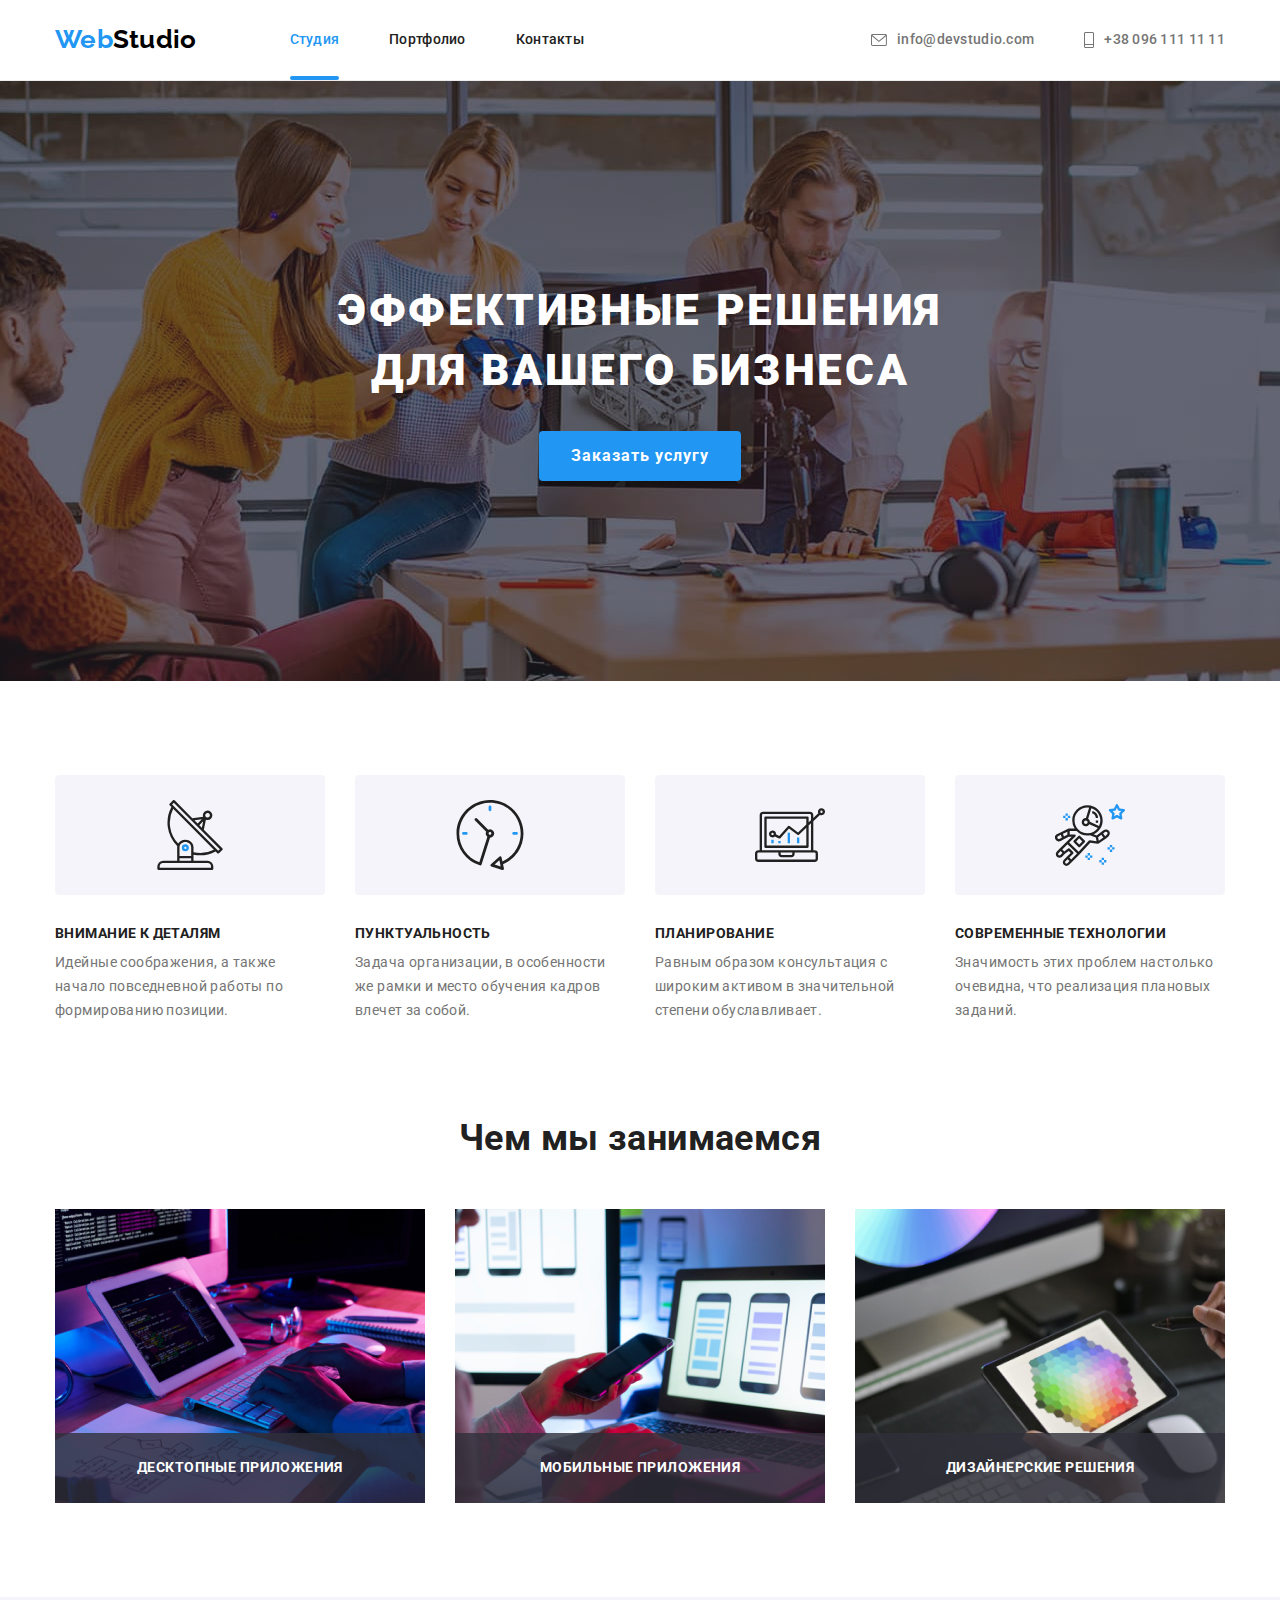
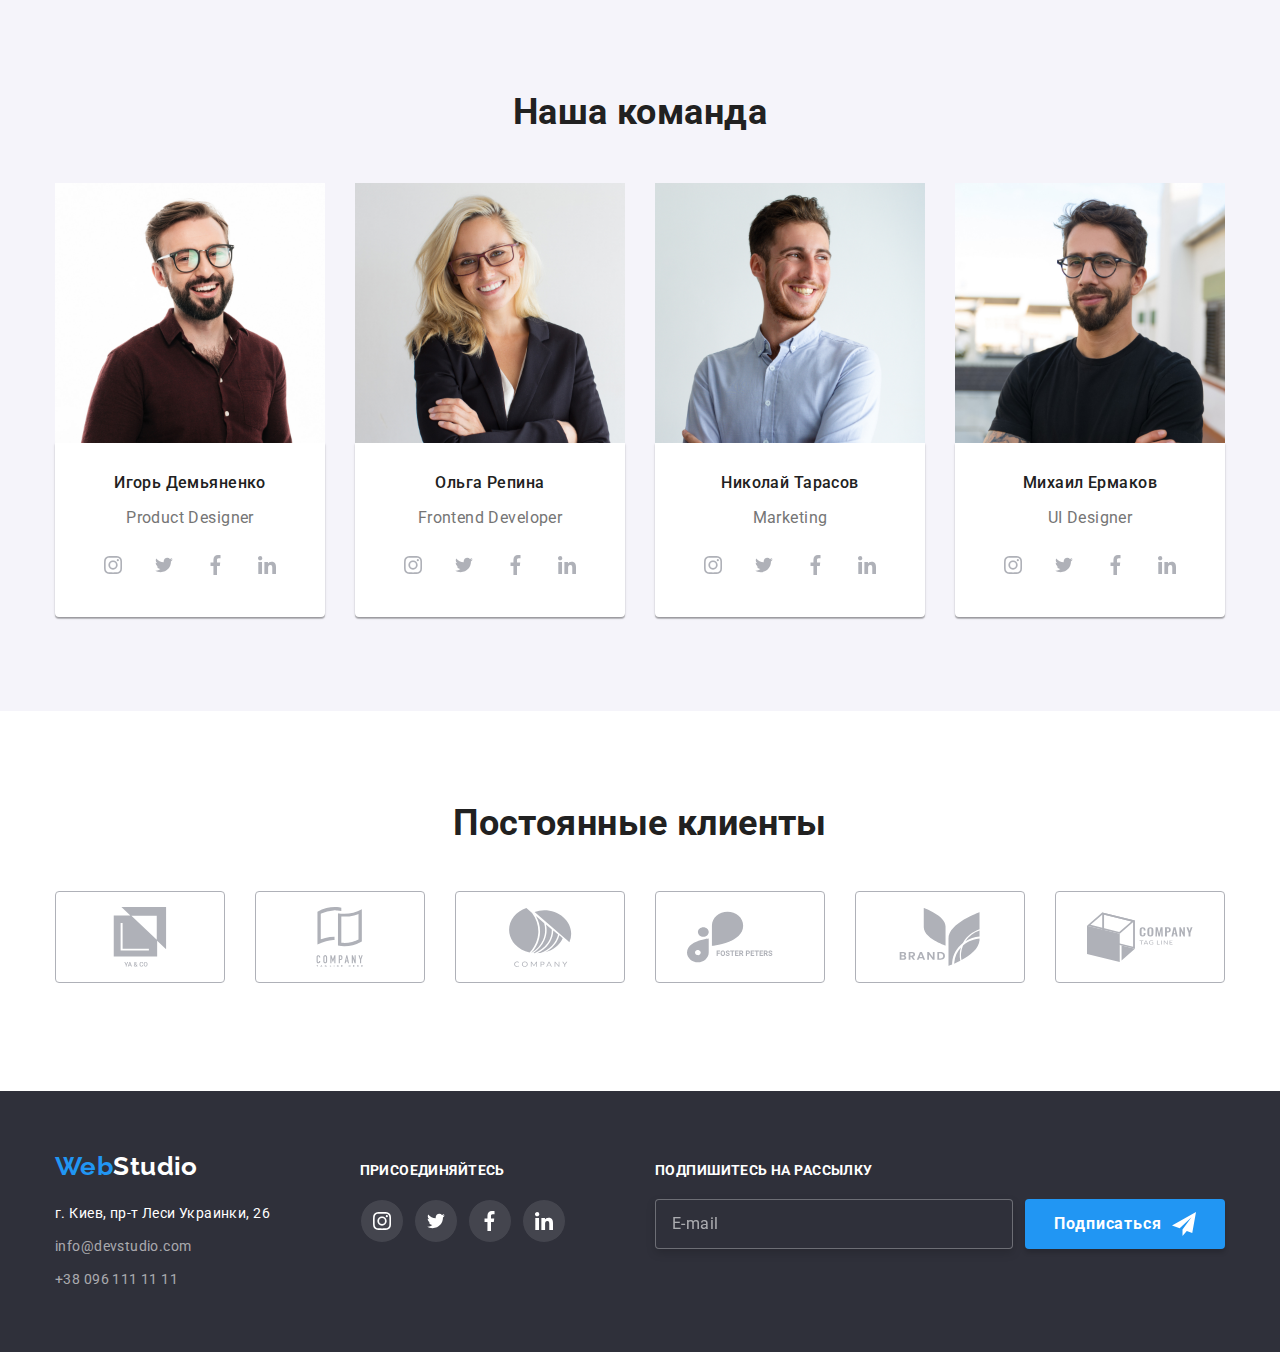
<file: index.html>
<!DOCTYPE html>
<html lang="ru">

<head>
    <meta charset="UTF-8">
    <meta http-equiv="X-UA-Compatible" content="IE=edge">
    <meta name="viewport" content="width=device-width, initial-scale=1.0">
    <title>Студия</title>
    <link href="https://fonts.googleapis.com/css2?family=Raleway:wght@700&family=Roboto:wght@400;500;700;900&display=swap"
        rel="stylesheet">
    <link rel="stylesheet" href="./css/modern-normalize.css" />
    <link rel="stylesheet" href="./css/styles.css" />
   
</head>

<body>
   <!-- Шапка сайта -->
    <header class="header">
        <div class="container header-nav-list">
            <nav class="site-nav">
               <a href="./index.html" class="logo">Web<span class="accent-header-logo">Studio</span></a>
                    <ul class="list-force">
                       <li class="item"><a class="link current" href="./index.html" >Студия</a></li>
                       <li class="item"><a class="link" href="./portfolio.html">Портфолио</a></li>
                       <li class="item"><a class="link" href="#">Контакты</a></li>
                    </ul>
            </nav>
            <address class="header-address">
                <ul class="list-force">
                    <li class="item">
                        <a href="mailto:info@devstudio.com" class="mail-header">
                            <svg class="icon-mail" width="16px" height="12px" aria-hidden="true">
                                <use href="./images/icons.svg#icon-mail"></use>
                            </svg>info@devstudio.com</a>
                        </li>
                        <li class="item"><a href="tel:+380961111111" class="tel">
                                <svg class="icon-phone" width="10px" height="16px" aria-hidden="true">
                                    <use href="./images/icons.svg#icon-phone"></use>
                                </svg>+38 096 111 11 11</a></li>
                </ul>
            </address>
        </div>
    </header>
    <main>
        <!-- section1 -->
        <section class="section1 section">
            <div class="container">
                <h1 class="h1">Эффективные решения <br> для вашего бизнеса</h1>
                <button class="button1" type="button" data-modal-open>Заказать услугу</button>
                      
            </div>
        </section>
        <!-- section2 -->
        <section class="section2 section">
            <div class="container">
                <!-- Преимущества -->
                <h2 class="visually-hidden">Наши преимущества</h2>
                <ul class="list-adv">
                    <li class="item">
                        <div class="thumb">
                            <svg class="icon" width="70px" height="70px" aria-hidden="true">
                                <use href="./images/icons.svg#icon-antenna"></use>
                            </svg>
                        </div>
                        <h3 class="advantage">Внимание к деталям</h3>
                        <p class="description">Идейные соображения, а также начало повседневной работы по формированию позиции.</p>
                    </li>
                    <li class="item">
                        <div class="thumb">
                            <svg class="icon" width="70px" height="70px" aria-hidden="true">
                                <use href="./images/icons.svg#icon-clock"></use>
                            </svg>
                        </div>
                        <h3 class="advantage">Пунктуальность</h3>
                        <p class="description">Задача организации, в особенности же рамки и место обучения кадров влечет за собой.</p>
                    </li>
                    <li class="item">
                        <div class="thumb">
                            <svg class="icon" width="70px" height="70px" aria-hidden="true">
                                <use href="./images/icons.svg#icon-diagram"></use>
                            </svg>
                        </div>
                        <h3 class="advantage">Планирование</h3>
                        <p class="description">Равным образом консультация с широким активом в значительной степени обуславливает.</p>
                    </li>
                    <li class="item">
                        <div class="thumb">
                            <svg class="icon" width="70px" height="70px" aria-hidden="true">
                                <use href="./images/icons.svg#icon-astronaut"></use>
                            </svg>
                        </div>
                        <h3 class="advantage">Современные технологии</h3>
                        <p class="description">Значимость этих проблем настолько очевидна, что реализация плановых заданий.</p>
                    </li>
                </ul>
            </div>
        </section>
        <!-- section3 -->
        <section class="section3 section">
            <div class="container">
                <!-- Чем мы занимаемся -->
                <h2 class="h2-experience">Чем мы занимаемся</h2>
                <ul class="list-foto">
                    <li class="item">
                            <img class="img" src="./images/photo.jpg" alt="Фото" width="370">
                            <div class="thumb-text">
                                <p class="text">Десктопные приложения</p>
                            </div>
                    </li>
                    <li class="item">
                            <img class="img" src="./images/photo1.jpg" alt="Фото1" width="370">
                            <div class="thumb-text">
                                <p class="text">Мобильные приложения</p>
                            </div>
                    </li>
                    <li class="item">
                            <img class="img" src="./images/photo2.jpg" alt="Фото2" width="370">
                            <div class="thumb-text">
                                <p class="text">Дизайнерские решения</p>
                            </div>
                    </li>
                </ul>
            </div>
        </section>
        <!-- section4 -->
        <section class="section4 section">
            <div class="container">
                <!-- Наша команда -->
                <h2 class="h2-team">Наша команда</h2>
                <ul class="list-team">
                    <li  class="foto">
                        <img class="img" src="./images/photo3.jpg" alt="Игорь Демьяненко" width="270">
                        <div class="our-team">
                        <h3 class="h3-name">Игорь Демьяненко</h3>
                        <p class="prof">Product Designer</p>
                        <ul class="social">
                            <li class="list-team">
                                <a href="#" class="menu-link">
                                    <svg class="link-icon" width="20px" height="20px" aria-label="link instagram">
                                        <use href="./images/icons.svg#icon-instagram"></use>
                                    </svg>
                                </a>
                                </li>
                                <li class="list-team">
                                    <a href="#" class="menu-link">
                                        <svg class="link-icon" width="20px" height="20px" aria-label="link twitter">
                                            <use href="./images/icons.svg#icon-twitter"></use>
                                        </svg>
                                    </a>
                                </li>
                                <li class="list-team">
                                    <a href="#" class="menu-link">
                                        <svg class="link-icon" width="20px" height="20px" aria-label="link facebook">
                                            <use href="./images/icons.svg#icon-facebook"></use>
                                        </svg>
                                    </a>
                                </li>
                                <li class="list-team">
                                    <a href="#" class="menu-link">
                                        <svg class="link-icon" width="20px" height="20px" aria-label="link linkedin">
                                            <use href="./images/icons.svg#icon-linkedin"></use>
                                        </svg>
                                    </a>
                            </li>
                    </ul>
                    </div>       
                    <li class="foto">
                        <img class="img" src="./images/photo4.jpg" alt="Ольга Репина" width="270">
                        <div class="our-team">
                        <h3 class="h3-name">Ольга Репина</h3>
                        <p class="prof">Frontend Developer</p>
                        <ul class="social">
                            <li class="list-team">
                                <a href="#" class="menu-link">
                                    <svg class="link-icon" width="20px" height="20px" aria-label="link instagram">
                                        <use href="./images/icons.svg#icon-instagram"></use>
                                    </svg>
                                </a>
                                </li>
                                <li class="list-team">
                                    <a href="#" class="menu-link">
                                        <svg class="link-icon" width="20px" height="20px" aria-label="link twitter">
                                            <use href="./images/icons.svg#icon-twitter"></use>
                                        </svg>
                                    </a>
                                </li>
                                <li class="list-team">
                                    <a href="#" class="menu-link">
                                        <svg class="link-icon" width="20px" height="20px" aria-label="link facebook">
                                            <use href="./images/icons.svg#icon-facebook"></use>
                                        </svg>
                                    </a>
                                </li>
                                <li class="list-team">
                                    <a href="#" class="menu-link">
                                        <svg class="link-icon" width="20px" height="20px" aria-label="link linkedin">
                                            <use href="./images/icons.svg#icon-linkedin"></use>
                                        </svg>
                                    </a>
                            </li>
                        </ul>
                        </div>
                    </li>
                    <li class="foto">
                        <img class="img" src="./images/photo5.jpg" alt="Николай Тарасов" width="270">
                        <div class="our-team">
                        <h3 class="h3-name">Николай Тарасов</h3>
                        <p class="prof">Marketing</p>
                        <ul class="social">
                            <li class="list-team">
                                <a href="#" class="menu-link">
                                    <svg class="link-icon" width="20px" height="20px" aria-label="link instagram">
                                        <use href="./images/icons.svg#icon-instagram"></use>
                                    </svg>
                                </a>
                                </li>
                                <li class="list-team">
                                    <a href="#" class="menu-link">
                                        <svg class="link-icon" width="20px" height="20px" aria-label="link twitter">
                                            <use href="./images/icons.svg#icon-twitter"></use>
                                        </svg>
                                    </a>
                                </li>
                                <li class="list-team">
                                    <a href="#" class="menu-link">
                                        <svg class="link-icon" width="20px" height="20px" aria-label="link facebook">
                                            <use href="./images/icons.svg#icon-facebook"></use>
                                        </svg>
                                    </a>
                                </li>
                                <li class="list-team">
                                    <a href="#" class="menu-link">
                                        <svg class="link-icon" width="20px" height="20px" aria-label="link linkedin">
                                            <use href="./images/icons.svg#icon-linkedin"></use>
                                        </svg>
                                    </a>
                            </li>
                        </ul>
                        </div>
                    </li>
                    <li class="foto">
                        <img class="img" src="./images/photo6.jpg" alt="Михаил Ермаков" width="270">
                        <div class="our-team">
                        <h3 class="h3-name">Михаил Ермаков</h3>
                        <p class="prof">UI Designer</p>
                        <ul class="social">
                            <li class="list-team">
                                <a href="#" class="menu-link">
                                    <svg class="link-icon" width="20px" height="20px" aria-label="link instagram">
                                        <use href="./images/icons.svg#icon-instagram"></use>
                                    </svg>
                                </a>
                                </li>
                                <li class="list-team">
                                    <a href="#" class="menu-link">
                                        <svg class="link-icon" width="20px" height="20px" aria-label="link twitter">
                                            <use href="./images/icons.svg#icon-twitter"></use>
                                        </svg>
                                    </a>
                                </li>
                                <li class="list-team">
                                    <a href="#" class="menu-link">
                                        <svg class="link-icon" width="20px" height="20px" aria-label="link facebook">
                                            <use href="./images/icons.svg#icon-facebook"></use>
                                        </svg>
                                    </a>
                                </li>
                                <li class="list-team">
                                    <a href="#" class="menu-link">
                                        <svg class="link-icon" width="20px" height="20px" aria-label="link linkedin">
                                            <use href="./images/icons.svg#icon-linkedin"></use>
                                        </svg>
                                    </a>
                            </li>
                        </ul>
                        </div>
                    </li>
                </ul>
            </div>
        </section>
        <!-- section5 -->
        <section class="section5 section">
            <div class="container">
            <!-- Постоянные клиенты -->
            <h2 class="h2-company">Постоянные клиенты</h2>
            <ul class="client">
                <li class="list-client">
                    <a href="#" class="company">
                        <svg class="icon" width="106px" height="60px" aria-label="company1">
                            <use href="./images/icons.svg#icon-company1"></use>
                        </svg>
                    </a>
                </li>
                <li class="list-client">
                    <a href="#" class="company">
                        <svg class="icon" width="106px" height="60px" aria-label="company2">
                            <use href="./images/icons.svg#icon-company2"></use>
                        </svg>
                    </a>
                </li>
                <li class="list-client">
                    <a href="#" class="company">
                        <svg class="icon" width="106px" height="60px" aria-label="company3">
                            <use href="./images/icons.svg#icon-company3"></use>
                        </svg>
                    </a>
                </li>
                <li class="list-client">
                    <a href="#" class="company">
                        <svg class="icon" width="106px" height="60px" aria-label="company4">
                            <use href="./images/icons.svg#icon-company4"></use>
                        </svg>
                    </a>
                </li>
                <li class="list-client">
                    <a href="#" class="company">
                        <svg class="icon" width="106px" height="60px" aria-label="company5">
                            <use href="./images/icons.svg#icon-company5"></use>
                        </svg>
                    </a>
                </li>
                <li class="list-client">
                    <a href="#" class="company">
                        <svg class="icon" width="106px" height="60px" aria-label="company6">
                            <use href="./images/icons.svg#icon-company6"></use>
                        </svg>
                    </a>
                </li>
            </ul>
            </div>
        </section>

    </main>
    <!-- footer -->
    <footer class="footer">
        <div class="container footer-container">
            <div class="address-foot">
                <a href="./index.html" class="logo-footer">Web<span class="accent-footer-logo">Studio</span></a>
                <address>
                    <ul class="list">
                        <li class="footer-link"><a class="address" href="https://bit.ly/3pXMvUd" target="_blank" rel="noopener noreferrer">г. Киев,
                            пр-т Леси
                            Украинки, 26</a></li>
                        <li class="footer-link"><a href="mailto:info@devstudio.com" class="mail-footer">info@devstudio.com</a></li>
                        <li class="footer-link"><a href="tel:+380961111111" class="tel-footer ">+38 096 111 11 11</a></li>
                    </ul>
                </address>
            </div>
            <div class="social-link">
                <h3 class="h3-foot">присоединяйтесь</h3>
                    <ul class="social-foot">
                        <li class="list">
                                <a href="#" class="menu-link">
                                    <svg class="link-icon" width="20px" height="20px" aria-label="link instagram">
                                        <use href="./images/icons.svg#icon-instagram"></use>
                                    </svg>
                                </a>
                        </li>
                        <li class="list">
                                <a href="#" class="menu-link">
                                    <svg class="link-icon" width="20px" height="20px" aria-label="link twitter">
                                        <use href="./images/icons.svg#icon-twitter"></use>
                                    </svg>
                                </a>
                        </li>
                        <li class="list">
                                <a href="#" class="menu-link">
                                    <svg class="link-icon" width="20px" height="20px" aria-label="link facebook">
                                        <use href="./images/icons.svg#icon-facebook"></use>
                                    </svg>
                                </a>
                        </li>
                        <li class="list">
                                <a href="#" class="menu-link">
                                    <svg class="link-icon" width="20px" height="20px" aria-label="link linkedin">
                                        <use href="./images/icons.svg#icon-linkedin"></use>
                                    </svg>
                                </a>
                        </li>
                    </ul>
            </div>
            <div class="mailsend">
                <h3 class="h3-foot-sign">Подпишитесь на рассылку</h3>
                <form class="form-submit" name="signup_form" autocomplete="on" novalidate>
                    <div class="form-submit">
                        <label>
                            <input type="email" name="email" placeholder="E-mail" />
                        </label>
                    </div>
                    <button class="button-send" type="submit"><span class="text">Подписаться</span>
                        <svg class="icon" width="24px" height="24px" aria-hidden="true">
                            <use href="./images/icons.svg#icon-send"></use>
                        </svg>
                    </button>
                </form>
            </div>
        </div>
    </footer>
    <div class="backdrop is-hidden" data-modal>
        <div class="modal">
            <button class="button-close" type="button" data-modal-close>
                <svg class="icon-close" width="11px" height="11px" aria-hidden="true">
                    <use href="./images/icons.svg#icon-close"></use>
                </svg>
            </button>
        <div class="modal-inner">
            <h3 class="modal-title title">Оставьте свои данные,мы вам перезвоним</h3>
            <form class="form" name="main-form" autocomplete="off" novalidate>
                <div class="form-field">
                    <label class="form-field-label" for="name" >Имя</label>
                    <div class="form-field-inner">
                        <input class="form-field-input" type="text" name="name" id="name" autofocus />
                        <svg class="form-field-icon icon" width="18px" height="18px" aria-hidden="true">
                            <use href="./images/icons.svg#icon-person"></use>
                        </svg>
                    </div>
                    
                </div>
                <div class="form-field">
                    <label class="form-field-label" for="tel">Телефон</label>
                    <div class="form-field-inner">
                        <input class="form-field-input" type="tel" name="tel" id="tel" />
                        <svg class="form-field-icon icon" width="18px" height="18px" aria-hidden="true">
                            <use href="./images/icons.svg#icon-phone-black"></use>
                        </svg>
                    </div>
                </div>
                <div class="form-field">
                    <label class="form-field-label" for="mail">Почта</label>
                    <div class="form-field-inner">
                        <input class="form-field-input" type="email" name="mail" id="mail" />
                        <svg class="form-field-icon icon" width="18px" height="18px" aria-hidden="true">
                            <use href="./images/icons.svg#icon-email"></use>
                        </svg>
                    </div>
                </div>
                <div class="form-text">
                    <label class="form-text-label">Комментарий
                        <textarea class="textarea" name="feedback" rows="5" placeholder="Введите текст"></textarea>
                    </label>
                </div>
                <div class="form-accept">
                    <label class="form-accent-label">
                        <input class="checkbox" type="checkbox" name="accept" value="license"/>
                            <span class="checkbox-icon"></span>
                            <span class="check-text">
                                Соглашаюсь с рассылкой и принимаю
                                <a class="accept-link" href="#">Условия договора</a>
                            </span>
                    </label>
                </div>
                <div class="modal-button-send">
                    <button class="button-send-modal" type="submit"><span class="text">Отправить</span>
                    </button>
                </div>
                    
            </form>
        </div>

                    
        </div>
    </div>
    <script src="./js/modal.js"></script>
</body>

</html>
</file>
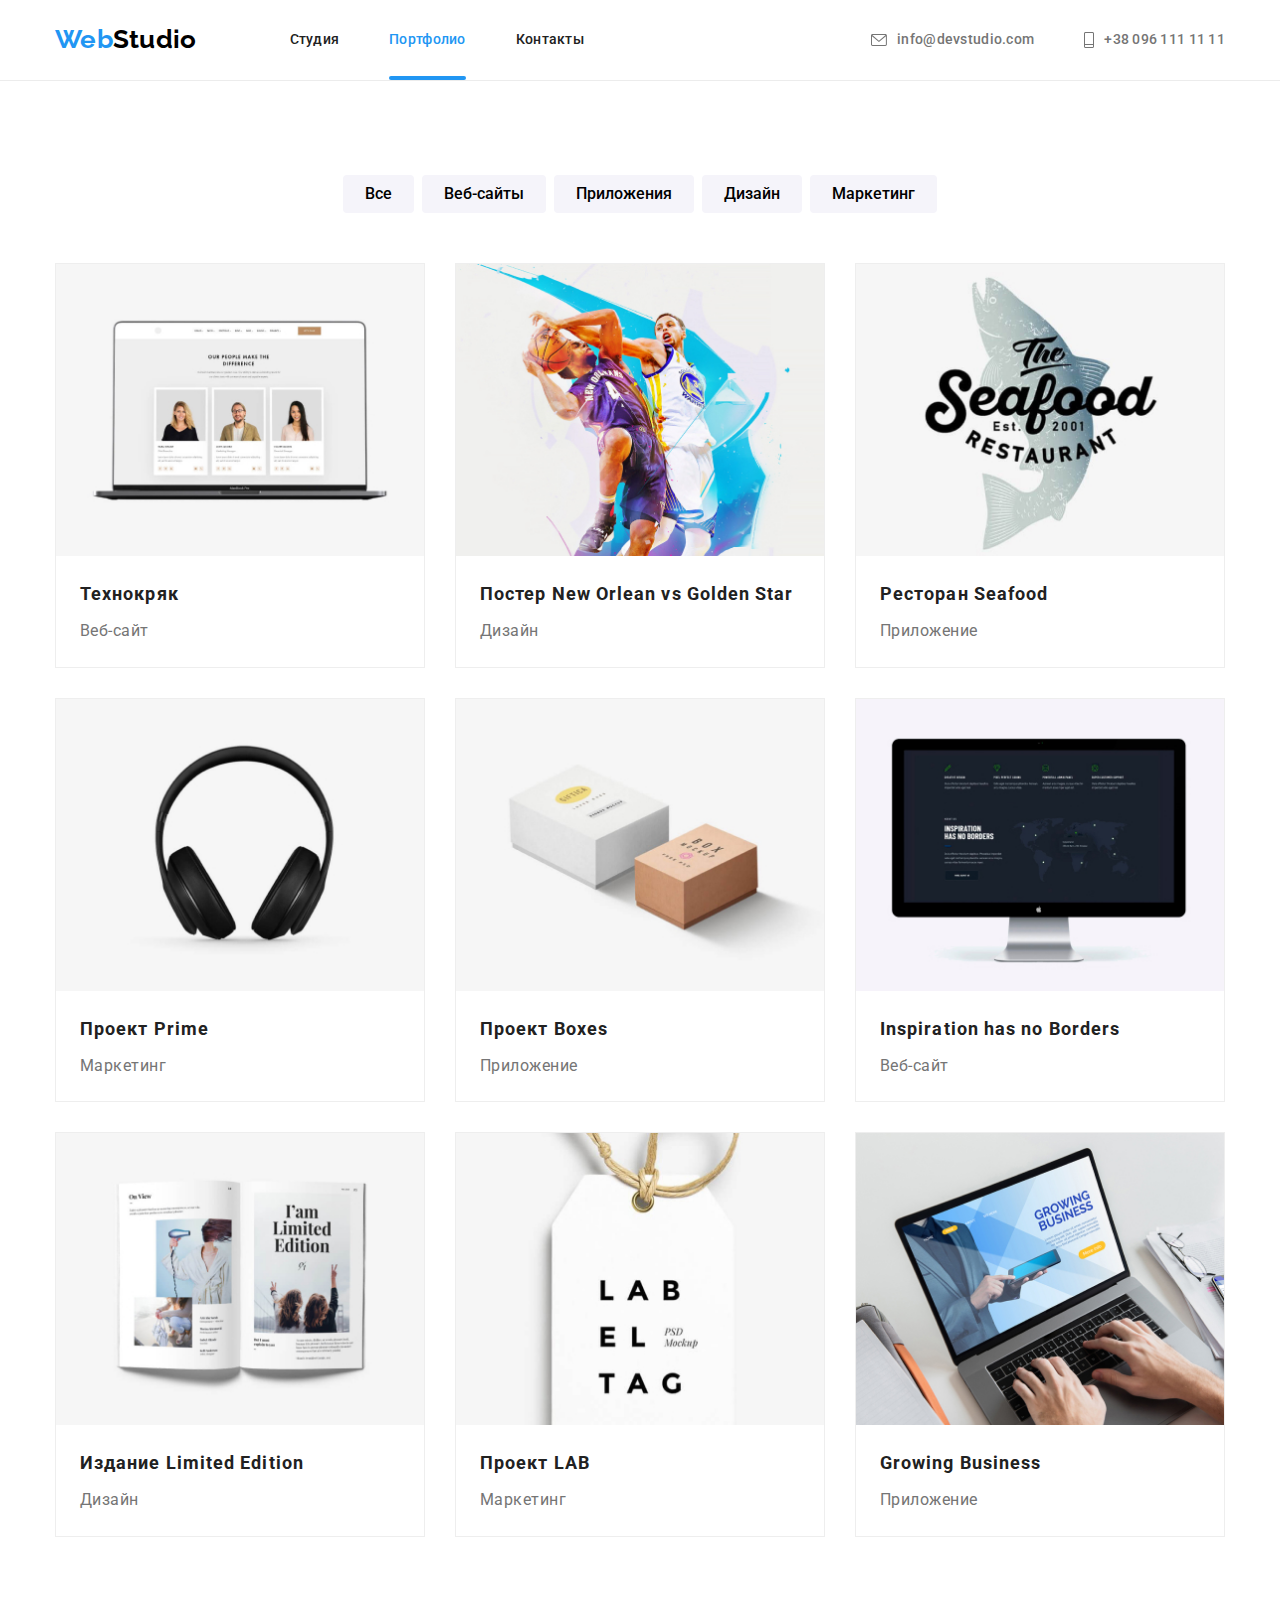
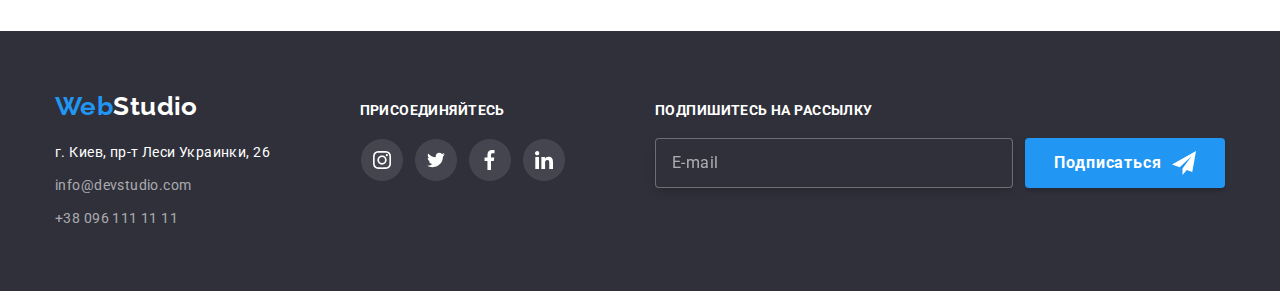
<file: portfolio.html>
<!DOCTYPE html>
<html lang="ru">

<head>
    <meta charset="UTF-8">
    <meta http-equiv="X-UA-Compatible" content="IE=edge">
    <meta name="viewport" content="width=device-width, initial-scale=1.0">
    <title>Студия</title>
    <link href="https://fonts.googleapis.com/css2?family=Raleway:wght@700&family=Roboto:wght@400;500;700;900&display=swap"
        rel="stylesheet">
    <link rel="stylesheet" href="./css/modern-normalize.css" />
    <link rel="stylesheet" href="./css/styles.css" />
   

   
</head>

<body>
<!-- Шапка сайта -->
    <header class="header">
        <div class="container header-nav-list">
            <nav class="site-nav">
                <a href="./index.html" class="logo">Web<span class="accent-header-logo">Studio</span></a>
                <ul class="list-force">
                    <li class="item"><a href="./index.html" class="link">Студия</a></li>
                    <li class="item"><a class="link current" href="./portfolio.html" >Портфолио</a></li>
                    <li class="item"><a href="" class="link">Контакты</a></li>
                </ul>
            </nav>
            <address class="header-address">
                <ul class="list-force">
                    <li class="item">
                        <a href="mailto:info@devstudio.com" class="mail-header">
                            <svg class="icon-mail"  width="16px" height="12px" aria-hidden="true">
                                <use href="./images/icons.svg#icon-mail" ></use>
                            </svg>info@devstudio.com</a>
                    </li>
                    <li class="item"><a href="tel:+380961111111" class="tel">
                            <svg class="icon-phone" width="10px" height="16px" aria-hidden="true">
                                <use href="./images/icons.svg#icon-phone"></use>
                            </svg>+38 096 111 11 11</a></li>
                </ul>
            </address>
        </div>
    </header>
    <main>
        <section class="section-portfolio section">
          <div class="container">
            <h1 class="visually-hidden">Список радиокнопок</h1>
            <ul class="control">
                <li class="item"><button class="button2" type="button">Все</button></li>
                <li class="item"><button class="button2" type="button">Веб-сайты</button></li>
                <li class="item"><button class="button2" type="button">Приложения</button></li>
                <li class="item"><button class="button2" type="button">Дизайн</button></li>
                <li class="item"><button class="button2" type="button">Маркетинг</button></li>
            </ul>
            <ul class="gallery">
                <li class="item">
                    <a href="#" class="list-img">
                        <div class="overlay">
                            <img class="img" src="./images/note1.jpg" alt="ноутбук с портфолио" width="370">
                                <span class="text-overlay">
                                    Ресурс предлагает комплексные предложения с разным уровнем функционала и сервисов. Все это позволит посетителю получить
                                    исчерпывающие сведения о компании или частном лице.
                                </span>
                        </div>
                            <div class="card-item">
                                <h2 class="projects">Технокряк</h2>
                                <p class="description2">Веб-сайт</p>
                            </div>
                    </a>
                </li>
                <li class="item">
                    <a href="#" class="list-img">
                        <div class="overlay">
                            <img class="img" src="./images/basketball.jpg" alt="баскетбол" width="370">
                                <span class="text-overlay">
                                    Ресурс предлагает комплексные предложения с разным уровнем функционала и сервисов. Все это позволит посетителю
                                    получить исчерпывающие сведения о компании или частном лице.
                                </span>
                        </div>        
                            <div class="card-item">
                                <h2 class="projects">Постер New Orlean vs Golden Star</h2>
                                <p class="description2">Дизайн</p>
                            </div>
                    </a>
                </li>
                <li class="item">
                    <a href="#" class="list-img">
                        <div class="overlay">
                            <img class="img" src="./images/seafood.jpg" alt="логотип рыбного ресторана" width="370">
                                <span class="text-overlay">
                                    Ресурс предлагает комплексные предложения с разным уровнем функционала и сервисов. Все это позволит посетителю
                                    получить исчерпывающие сведения о компании или частном лице.
                                </span>
                        </div>        
                            <div class="card-item">
                                <h2 class="projects">Ресторан Seafood</h2>
                                <p class="description2">Приложение</p>
                            </div>
                    </a>
                </li>
                <li class="item">
                    <a href="#" class="list-img">
                        <div class="overlay">
                            <img class="img" src="./images/headphones.jpg" alt="наушники" width="370">
                                <span class="text-overlay">
                                    Ресурс предлагает комплексные предложения с разным уровнем функционала и сервисов. Все это позволит посетителю
                                    получить исчерпывающие сведения о компании или частном лице.
                                </span>
                        </div>
                            <div class="card-item">
                                <h2 class="projects">Проект Prime</h2>
                                <p class="description2">Маркетинг</p>
                            </div>
                    </a>
                </li>
                <li class="item">
                    <a href="#" class="list-img">
                        <div class="overlay">
                            <img class="img" src="./images/box.jpg" alt="коробка" width="370">
                                <span class="text-overlay">
                                    Ресурс предлагает комплексные предложения с разным уровнем функционала и сервисов. Все это позволит посетителю
                                    получить исчерпывающие сведения о компании или частном лице.
                                </span>
                        </div>        
                            <div class="card-item">
                                <h2 class="projects">Проект Boxes</h2>
                                <p class="description2">Приложение</p>
                            </div>
                        </a>
                </li>
                <li class="item">
                    <a href="#" class="list-img">
                        <div class="overlay">
                            <img class="img" src="./images/monitor.jpg" alt="монитор" width="370">
                                <span class="text-overlay">
                                    Ресурс предлагает комплексные предложения с разным уровнем функционала и сервисов. Все это позволит посетителю
                                    получить исчерпывающие сведения о компании или частном лице.
                                </span>
                        </div>        
                            <div class="card-item">
                                <h2 class="projects">Inspiration has no Borders</h2>
                                <p class="description2">Веб-сайт</p>
                            </div>
                        </a>
                </li>
                <li class="item">
                    <a href="#" class="list-img">
                        <div class="overlay">
                            <img class="img" src="./images/press.jpg" alt="журнал" width="370">
                                <span class="text-overlay">
                                    Ресурс предлагает комплексные предложения с разным уровнем функционала и сервисов. Все это позволит посетителю
                                    получить исчерпывающие сведения о компании или частном лице.
                                </span>
                        </div>
                            <div class="card-item">
                                <h2 class="projects">Издание Limited Edition</h2>
                                <p class="description2">Дизайн</p>
                            </div>
                        </a>
                </li>
                <li class="item">
                        <a href="#" class="list-img">
                        <div class="overlay">
                            <img class="img" src="./images/target.jpg" alt="таргета" width="370">
                                <span class="text-overlay">
                                    Ресурс предлагает комплексные предложения с разным уровнем функционала и сервисов. Все это позволит посетителю
                                    получить исчерпывающие сведения о компании или частном лице.
                                </span>
                        </div>
                            <div class="card-item">
                                <h2 class="projects">Проект LAB</h2>
                                <p class="description2">Маркетинг</p>
                            </div>
                        </a>
                </li>
                <li class="item">
                        <a href="#" class="list-img">
                        <div class="overlay">
                            <img class="img" src="./images/note2.jpg" alt="работа на" width="370">
                                <span class="text-overlay">
                                    Ресурс предлагает комплексные предложения с разным уровнем функционала и сервисов. Все это позволит посетителю
                                    получить исчерпывающие сведения о компании или частном лице.
                                </span>
                        </div>
                            <div class="card-item">
                                <h2 class="projects">Growing Business</h2>
                                <p class="description2">Приложение</p>
                            </div>
                        </a>
                </li>
            </ul>
        </div>

        </section>
    
    </main>
    <!-- footer -->
    <footer class="footer">
        <div class="container footer-container">
            <div class="address-foot">
                <a href="./index.html" class="logo-footer">Web<span class="accent-footer-logo">Studio</span></a>
                <address>
                    <ul class="list">
                        <li class="footer-link"><a class="address" href="https://bit.ly/3pXMvUd" target="_blank"
                                rel="noopener noreferrer">г. Киев,
                                пр-т Леси
                                Украинки, 26</a></li>
                        <li class="footer-link"><a href="mailto:info@devstudio.com"
                                class="mail-footer">info@devstudio.com</a></li>
                        <li class="footer-link"><a href="tel:+380961111111" class="tel-footer ">+38 096 111 11 11</a></li>
                    </ul>
                </address>
            </div>
            <div class="social-link">
                <h3 class="h3-foot">присоединяйтесь</h3>
                <ul class="social-foot">
                    <li class="list">
                        <a href="#" class="menu-link">
                            <svg class="link-icon" width="20px" height="20px" aria-label="link instagram">
                                <use href="./images/icons.svg#icon-instagram"></use>
                            </svg>
                        </a>
                    </li>
                    <li class="list">
                        <a href="#" class="menu-link">
                            <svg class="link-icon" width="20px" height="20px" aria-label="link twitter">
                                <use href="./images/icons.svg#icon-twitter"></use>
                            </svg>
                        </a>
                    </li>
                    <li class="list">
                        <a href="#" class="menu-link">
                            <svg class="link-icon" width="20px" height="20px" aria-label="link facebook">
                                <use href="./images/icons.svg#icon-facebook"></use>
                            </svg>
                        </a>
                    </li>
                    <li class="list">
                        <a href="#" class="menu-link">
                            <svg class="link-icon" width="20px" height="20px" aria-label="link linkedin">
                                <use href="./images/icons.svg#icon-linkedin"></use>
                            </svg>
                        </a>
                    </li>
                </ul>
            </div>
            <div class="mailsend">
                <h3 class="h3-foot-sign">Подпишитесь на рассылку</h3>
                <form class="form-submit" name="signup_form" autocomplete="on" novalidate>
                    <label>
                        <input class="signupmail" type="email" name="email" placeholder="E-mail" />
                    </label>
                    <button class="button-send" type="submit"><span class="text">Подписаться</span>
                        <svg class="icon" width="24px" height="24px" aria-hidden="true">
                            <use href="./images/icons.svg#icon-send"></use>
                        </svg>
    
                    </button>
    
                </form>
            </div>
        </div>
    </footer>
</body>

</html>
</file>
<file: css/styles.css>
/* Normalize */
/* Класс для обнуления базовых свойств у списков (ul) */
.list {
    list-style: none;
    padding-left: 0;
    margin: 0;
}
/* Класс для обнуления базовых свойств у ссылок */
.link {
    text-decoration: none;
    color: inherit;
}
/* Свойства для корректного отображения картинок */
/* img {
    display: block;
    max-width: 100%;
    height: auto;
} */

/* Свойства для обнуления курсива у address */
address {
    font-style: normal;
}
a {
    list-style-type: none;
    text-decoration: none;
}
li {
    list-style-type: none;
    padding-left: 0;
    margin: 0;
}
/* стили для обнуления верхних отступов у элементов */
h1,
h2,
h3,
p {
    margin-top: 0;
}   
/* Variables */
:root {
--primary-background-color: #FFFFFF;
--secondary-background-color: #F5F4FA;
--third-background-color: #2F303A;
--primary-text-color: #757575;
--secondary-text-color: #212121;
--third-text-color: #ffffff;
--accent-color: #2196F3;
--fours-text-color: rgba(255, 255, 255, 0.6);
--border-botoom-color: #ECECEC;
--border-btm-scnd-clr: #EEEEEE;
--icon-primary-fill: #AFB1B8;
--icon-background-color: rgba(255, 255, 255, 0.1);
--background-color-portfolio: rgba(33, 150, 243, 0.9);
--background-color-studio: rgba(47, 48, 58, 0.8);
--modal-background-color: rgba(0, 0, 0, 0.2);
--modal-backgroud-color-wind: #ffffff;
--border-btn-close: rgba(0, 0, 0, 0.1);
--border-footer-color: rgba(255, 255, 255, 0.3);
--modal-border-color: rgba(33, 33, 33, 0.2);
--secondary-border-color: #212121;
}
:root {
--timing-function: cubic-bezier(0.4, 0, 0.2, 1);
}

body {
    background: var(--primary-background-color);
    color: var(--primary-text-color);
    font-family: 'Roboto';
    font-size: 14px;
    letter-spacing: 0.03em;
}
.container {
    max-width: 1200px;
    margin: 0 auto;
    width: 100%;
    padding-right: 15px;
    padding-left: 15px;
}
/* Шапка сайта */

.accent-header-logo {
    color:#000000;
}
.header {
    margin-top: 0;
    border-bottom: 1px solid var(--border-botoom-color);
    background-color: var(--primary-background-color);
    font-family: inherit;
    font-weight: 500;
    line-height: 1.14;
    letter-spacing: 0.02em;
}
.header-nav-list {
    display: flex;
    justify-content: space-between;
    align-items: center;
}
.site-nav {
    display: flex;
    align-items: center;
    padding: 0;
    justify-content: center;
    transition-property: color;
    
}
.site-nav .link {
    display: block;
    position: relative;
    color: var(--secondary-text-color);
}
.site-nav .link:hover,
.site-nav .link:focus {  
    color: var(--accent-color);
}
.site-nav .link.current {
    color: var(--accent-color);
}
.site-nav .link::after {
    display: inline-block;
    content: '';
    position: absolute;
    left: 0;
    bottom: 0;
    display: block;
    width: 100%;
    height: 4px;
    border-radius: 2px;
    
    transform: scaleX(0);
    transition-property: transform;
    transition-duration: 250ms;
    transition-timing-function: var(--timing-function);    background-color: var(--accent-color);
}
.site-nav .link:hover::after {
    transform: scaleX(1);
}

.site-nav .link.current::after {
    transform: scaleX(1);
}
.header .logo {
    padding-top: 24px;
    padding-bottom: 25px;
    margin-right: 93px;
    font-family: 'Raleway';
    font-weight: 700;
    font-size: 26px;
    line-height: 1.19;
    color: var(--accent-color);
    display: flex;
}
.list-force {
    margin-top: 0;
    margin-bottom: 0;
    padding: 0;
    display: flex;
}
.list-force :hover,
.list-force :focus {
    color: var(--accent-color);

}
.list-force .link,
.mail-header,
.tel {
    padding: 0;
    padding-top: 32px;
    padding-bottom: 32px;
    transition-property: color;
    transition-duration: 250ms;
    transition-timing-function: var(--timing-function);

}

.list-force .item {
    margin-right: 50px;
    padding: 0;
}
.list-force .item:last-child {
margin-right: 0;
}
.list-force .icon-mail {
    display: inline-block;
    margin-right: 10px;
    fill: var(--primary-text-color);
    transition-property: fill;
    transition-duration: 250ms;
    transition-timing-function: var(--timing-function);
    }
.mail-header:hover .icon-mail,
.mail-header:focus .icon-mail {
    fill: var(--accent-color);
}
.list-force .icon-phone {
    display: inline-block;
    margin-right: 10px;
    fill: var(--primary-text-color);
    transition-property: fill;
    transition-duration: 250ms;
    transition-timing-function: var(--timing-function);
}
.tel:hover .icon-phone,
.tel:focus .icon-phone {
    fill: var(--accent-color)
}
/* Вариант 2 */
/* .list-force > .item:not(:last-child) {
    margin-right: 50px; */

/* Вариант 3 */
/* .list-force .item+.item {
    margin-left: 50px::after
 } */
.list-img {
    text-decoration: none;
}

.list-force .link {
    display: block;
}
.header-address{
    padding: 0;
    display: flex;
    align-items: center;
}
.mail-header {
    display: flex;
    align-items: center;
    justify-content: center;
    color: var(--primary-text-color);
}
.tel {
    display: flex;
    align-items: center;
    justify-content: center;    
    color: var(--primary-text-color);
}
.section {
    padding-top: 94px;
    padding-bottom: 94px;
}
/* section 1 */
.section1 {
    max-width: 1600px;
    height: 600px;
    margin-left: auto;
    margin-right: auto;
    padding-top: 200px;
    padding-bottom: 200px;
    margin-top: 0;
    background-color: var(--third-background-color);
    background-image: linear-gradient(to right,
    rgba(47, 48, 58, 0.4),
    rgba(47, 48, 58, 0.4)),
    url(../images/Img1.jpg);
    background-repeat: no-repeat;
    background-position: center;
    background-size: cover;
}
.h1 {
    margin-top: 0;
    margin-bottom: 30px;
    font-weight: 900;
    font-size: 44px;
    line-height: 1.36;
    letter-spacing: 0.06em;
    color: var(--third-text-color);
    text-align: center;
    text-transform: uppercase;
}

.button1 {
    box-shadow: 0px 4px 4px rgba(0, 0, 0, 0.15);
    padding: 10px 32px;
    min-width: 200px;
    min-height: 50px;
    border-radius: 4px ;
    font-family: 'Roboto';
    background-color: var(--accent-color);
    font-weight: 700;
    font-size: 16px;
    line-height: 1.88;
    letter-spacing: 0.06em;
    color: var(--third-text-color);
    margin: 0 auto;
    display: block;
    cursor: pointer;
    border: none;
    
}
.backdrop {
    position: fixed;
    top: 0;
    left: 0;
    width: 100%;
    height: 100%;
    background-color: var(--modal-background-color);
    opacity: 1;
    transition: opacity 250ms var(--timing-function),
                visibility 250ms var(--timing-function);
}

.backdrop.is-hidden {
    opacity: 0;
    visibility: hidden;
    pointer-events: none;
}
.backdrop .is-hidden .modal {
    transform: translate(-50%, -50%) scale(0);
}
/* стили для модального окна */

.form-field {
    margin-bottom: 10px;
} 

.form-field-label {
    display: block;
    margin-bottom: 4px;
    font-size: 12px;
}
.form-field-input{
    width: 100%;
    padding: 12px 42px;
    height: 40px;
    background-color: var(--primary-background-color);
    border-radius: 4px;
    border: 1px solid var(--modal-border-color);
    cursor: pointer;
    font-family: inherit;
    transition: color 250ms var(--timing-function);
}
.form-field-input:focus {
    outline: none;
    border: 1px solid var(--accent-color);
}  
.form-field-input~.icon {
    transition: fill 250ms var(--timing-function);
}

.form-field-input:focus~.icon {
    fill: var(--accent-color);
}
    
.form-field-inner {
    position: relative;
}
.form-field-icon {
    position: absolute;
    left: 12px;
    top: 50%;
    transform: translateY(-50%);
}

/*  modal */
.modal {
    position: absolute;
    top: 50%;
    left: 50%;

    min-width: 528px;
    max-height: 581px;

    background: var(--modal-backgroud-color-wind);
    box-shadow: 0px 1px 3px rgb(0 0 0 / 12%), 0px 1px 1px rgb(0 0 0 / 14%), 0px 2px 1px rgb(0 0 0 / 20%);
    border-radius: 4px;
    transform: translate(-50%, -50%) scale(1);
}
.modal .button-close {
    position: absolute;
    top: 8px;
    right: 8px;
    width: 30px;
    height: 30px;
    padding: 0;
    cursor: pointer;
    background-color: var(--modal-backgroud-color-wind);
    border-radius: 50%;
    border: 1px solid var(--border-btn-close);
}

.modal .button-close .icon-close {
    transition: fill 250ms var(--timing-function);

}
.modal .button-close:hover .icon-close{
    fill: var(--accent-color);
}
.modal-inner {
    padding: 40px;
}
.modal-title {
    color: var(--secondary-text-color);
    text-align: center;
    font-weight: 700;
    font-size: 20px;
    line-height: 1.15;
    letter-spacing: 0.03em;
    padding-top: 0;
    padding: 0;
    margin: 0;
    margin-bottom: 12px;
}
.textarea {
    width: 100%;
    height: 120px;
    resize: none;
    border-radius: 4px;
    border: 1px solid var(--modal-border-color);
    padding: 12px 16px;
    margin-top: 4px;
    margin-bottom: 20px;
}
.textarea:focus {
    outline: none;
    border: 1px solid var(--accent-color);  
}
.form-text ::placeholder {
    font-size: 12px;
    line-height: 1.17;
    color: rgba(117, 117, 117, 0.5);
}
.form-text:focus {
    color: var(--secondary-text-color);

}
/* checkbox*/

.form-accept {
    display: flex;
    justify-content: space-around;
    margin-bottom: 30px;
}
.form-accept label {
    display: flex;
    flex-direction: row;
    align-items: center;
    color: rgba(117, 117, 117, 1);
}
.check-text {
    padding-left: 7px;

}
.accept-link {
    color: rgba(33, 150, 243, 1);
    text-decoration-line: underline;
}
.checkbox {
    position: absolute;
    width: 1px;
    height: 1px;
    margin: -1px;
    border: 0;
    padding: 0;
    white-space: nowrap;
    clip-path: inset(100%);
    clip: rect(0 0 0 0);
    overflow: hidden;
}
.checkbox-icon {
    display: inline-flex;
    border: 2px solid var(--secondary-border-color);
    width: 16px;
    height: 15px;
    border-radius: 2px;
}
.checkbox:checked + .checkbox-icon {
    background-color: var(--accent-color);
    background-image: url('../images/icon-check-2.svg');
    background-origin: border-box;
    background-size: contain;
    border-color: var(--accent-color);
}


.modal-button-send {
    display: flex;
}
.button-send-modal {
    box-shadow: 0px 4px 4px rgba(0, 0, 0, 0.15);
    padding: 0;
    min-width: 200px;
    min-height: 50px;
    border-radius: 4px;
    font-family: 'Roboto';
    background-color: var(--accent-color);
    font-weight: 700;
    font-size: 16px;
    line-height: 1.88;
    letter-spacing: 0.06em;
    color: var(--third-text-color);
    margin: 0 auto;
    display: inline-flex;
    cursor: pointer;
    border: none;
    justify-content: center;
    text-align: center;
    align-items: center;
}
/* section 2 */
.section2 {
    font-weight: 400;
    line-height: 24px; 
    padding-bottom: 0;
}

.list-adv {
    margin-top: 0;
    margin-bottom: 0;
    padding: 0;
    display: flex;
    flex-wrap: wrap;
}
.list-adv .item {
    margin-top: 0;
    width: 270px;
    margin-right: 30px;
    padding: 0;
}
.list-adv .item:last-child {
    margin-right: 0;
}
.list-adv .thumb {
    display: flex;
    align-items: center;
    justify-content: center;
}
.list-adv .thumb {
    width: 270px;
    height: 120px;
    border: 1px solid var(--secondary-background-color);
    border-radius: 4px;
    background-color: var(--secondary-background-color);
    margin-bottom: 30px;
}
.advantage {
    margin: 0;
    margin-bottom: 10px;
    font-weight: 700;
    font-size: 14px;
    line-height: 1.17;
    color: var(--secondary-text-color);
    text-transform: uppercase;
}
.description { 
    margin-bottom: 0;
    width: 270px;
    font-weight: 400;
    line-height: 1.71;
}
/* section 3 */
.h2-experience{
    margin-bottom: 50px;
    font-weight: 700;
    font-size: 36px;
    line-height: 1.17;
    text-align: center;
    color: var(--secondary-text-color);
}
.list-foto {
    margin-top: 0;
    margin-bottom: 0;
    display: flex;
    padding: 0;
}
.list-foto .item {
    position: relative;
    padding: 0;
    margin-right: 30px;
}
.list-foto .item:last-child {
    margin-right: 0;
}
.list-foto .img {
    display: block;
}
.thumb-text {
    position: absolute;
    bottom: 0;
    left: 0;
    right: 0;
    width: 100%;
    height: 70px;
    background-color: var(--background-color-studio);
}
.list-foto .text {
    font-weight: 700;
    line-height: 1.14;
    text-transform: uppercase;
    margin: 0;
    color: var(--third-text-color);
    width: 100%;
    height: 100%;
    padding-top: 27px;
    padding-bottom: 27px;
    text-align: center;
}

/* section 4 */
.section4 {
    background-color: var(--secondary-background-color);
}
.h2-team {
    margin-bottom: 50px;
    font-weight: 700;
    font-size: 36px;
    line-height: 1.17;
    text-align: center;
    color: var(--secondary-text-color);
}
.our-team {
    padding: 30px 0;
    background-color: var(--primary-background-color);
    box-shadow: 0px 1px 3px rgba(0, 0, 0, 0.12), 0px 1px 1px rgba(0, 0, 0, 0.14), 0px 2px 1px rgba(0, 0, 0, 0.2);
    border-radius: 0px 0px 4px 4px;
}
.list-team {
    margin: 0;
    display: flex;
    padding: 0;
}
.list-team .foto {
    padding: 0;
    margin: 0;
    margin-right: 30px;
}

.list-team .foto:last-child {
    margin-right: 0;
}
.list-team .img {
    display: block;
}
.h3-name {
    font-weight: 500;
    font-size: 16px;
    line-height: 1.19;
    text-align: center;
    color: var(--secondary-text-color);
}
.prof {
    margin-bottom: 0;
    font-size: 16px;
    line-height: 1.19;
    text-align: center;
}
.social {
    display: flex;
    justify-content: space-around;
    padding: 0;
    margin-top: 16px;
    margin-left: 32px;
    margin-right: 32px;
}
.social .list-team {
    display: flex;
}
.list-team .menu-link {
    display: flex;
    align-items: center;
    border: 1px solid var(--primary-background-color);
    border-radius: 50%;
    padding: 0;
    padding: 12px 12px;
    background-color: var(--primary-background-color);
    cursor: pointer;
    width: 44px;
    height: 44px;
    position: relative;
    transition: fill 250ms var(--timing-function), 
                background-color 250ms var(--timing-function),
                border 250ms var(--timing-function);
}
.list-team .menu-link:hover,
.list-team .menu-link:focus {
    border: 1px solid var(--accent-color);
    border-radius: 50%;
    background-color: var(--accent-color);
}


.link-icon {
    fill: var(--icon-primary-fill);
    transition: fill 250ms var(--timing-function);
}
.list-team .menu-link:hover .link-icon,
.list-team .menu-link:focus .link-icon {
    fill: var(--third-text-color);
}

/* section5 */
.section5 {
    background-color: var(--primary-background-color);
}   
.h2-company {
    font-weight: 700;
    font-size: 36px;
    color: var(--secondary-text-color);
    line-height: 1.17;
    line-height: 100%;
    text-align: center;
    margin-bottom: 50px;
}
.client {
    display: flex;
    padding: 0;
}
.client .list-client {
    margin-top: 0;
    margin-right: 30px;
    padding: 0;
}

.client .list-client:last-child {
    margin-right: 0;
}
.client .list-client:first-child {
    margin-left: 0px;
}
.list-client .company {
    display: inline-block;
    border: 1px solid var(--icon-primary-fill);
    border-radius: 4px;
    background-color: var(--primary-background-color);    padding: 0;
    width: 170px;
    height: 92px;
    cursor: pointer;
    transition: fill 250ms var(--timing-function),
            background-color 250ms var(--timing-function),
            border 250ms var(--timing-function);
        }
.list-client .company {
    display: flex;
    align-items: center;
    justify-content: center;
}

.list-client .company:hover,
.list-client .company:focus { 
    border: 1px solid var(--accent-color);
}

.list-client .icon {
    fill: var(--icon-primary-fill);
    transition: fill 250ms var(--timing-function);
}

.list-client .company:hover .icon,
.list-client .company:focus .icon {   
    fill: var(--accent-color);
}
/* footer */
.footer {
    padding: 0;
    padding-bottom: 60px;
    padding-top: 60px;
    background-color: var(--third-background-color);
}
.footer-container {
    display: flex;
    align-items: baseline;
    justify-content: space-between;
}
.footer-link {
    margin-bottom: 9px;
}
.footer-link:last-child {
    margin-bottom: 0;
}
.logo-footer {
    margin-bottom: 20px;
    font-family: 'Raleway';
    font-weight: 700;
    font-size: 26px;
    line-height: 1.19;
    color: var(--accent-color);
    display: inline-block;
    }
.accent-footer-logo {
    color: var(--third-text-color);
}
.address {
    line-height: 1.71;
    color: var(--third-text-color); 
    transition: color 250ms var(--timing-function);
}
.address:hover {
    color:var(--accent-color);
}
.address:focus {
    color: var(--accent-color);
}
.mail-footer {
    font-weight: 400;
    line-height: 1.71;
    color: var(--fours-text-color);
    transition: color 250ms var(--timing-function);
}
.mail-footer:hover {
    color: var(--accent-color);
}
.mail-footer:focus {
    color: var(--accent-color);
}
.tel-footer {
    line-height: 1.71;
    color: var(--fours-text-color);
    transition: color 250ms var(--timing-function);
}
.tel-footer:hover {
    color: var(--accent-color);
}
.tel-footer:focus {
    color: var(--accent-color);
}
.h3-foot {
    margin-top: 12px;
    margin-bottom: 20px;
    margin-left: 70px;
    margin-right: 70px;
    font-weight:700;
    font-size: 14px;
    line-height: 1.14;
    text-transform: uppercase;   
    color: var(--third-text-color); 
}
.footer .social-link {
    margin: 0;
    padding: 0;
}
.social-foot {
    display: flex;
    padding: 0;
    margin-top: 20px;
    margin-left: 0;
}

.social-foot .list {
    margin-right: 10px;
    display: flex;
}
.social-foot .list:first-child {
    margin-left: 70px;
}
.social-foot .list:last-child {
    margin-right: 70px;
}
.social-foot .list .menu-link {
    display: flex;
    align-items: center;
    border: 1px solid var(--third-background-color);
    padding: 0;
    padding: 12px 12px;
    cursor: pointer;
    width: 44px;
    height: 44px;
    border-radius: 50%;
    position: relative;
    background: var(--icon-background-color);
    transition: fill 250ms var(--timing-function),
            background-color 250ms var(--timing-function),
            border 250ms var(--timing-function);
}
.social-foot .list .menu-link:hover,
.social-foot .list .menu-link:focus {
    border: 1px solid var(--accent-color);
    border-radius: 50%;
    background-color: var(--accent-color);
}
.social-foot .link-icon {
    fill: var(--third-text-color);
}
.list-team .menu-link:hover .link-icon,
.list-team .menu-link:focus .link-icon {
    fill: var(--third-text-color);
}
.h3-foot-sign {
    margin-top: 12px;
    margin-bottom: 20px;
    margin-right: 70px;
    font-weight: 700;
    font-size: 14px;
    line-height: 1.14;
    text-transform: uppercase;
    color: var(--third-text-color);
}
.form-submit {
    display: flex;
    justify-content: space-between;
}
.form-submit input::placeholder {
    color: var(--fours-text-color);
    font-family: 'Roboto';
    font-style: 400;
    font-size: 16px;
    line-height: 1.25;
    letter-spacing: 0.03em;
}
.form-submit input{
    min-width: 358px;
    min-height: 50px;
    filter: drop-shadow(0px 4px 4px rgba(0, 0, 0, 0.15));
    border-radius: 4px;
    border: 1px solid var(--border-footer-color);
    background-color: var(--third-background-color);
    margin-right: 12px;
    padding-left: 16px;
    line-height: 1.25;
    color: var(--fours-text-color);
    display: inline;
}
.form-submit label {
    color: rgba(117, 117, 117, 1);
}
.button-send {
    box-shadow: 0px 4px 4px rgba(0, 0, 0, 0.15);
    padding: 0;
    min-width: 200px;
    min-height: 50px;
    border-radius: 4px;
    font-family: 'Roboto';
    background-color: var(--accent-color);
    font-weight: 700;
    font-size: 16px;
    line-height: 1.88;
    letter-spacing: 0.06em;
    color: var(--third-text-color);
    margin: 0 auto;
    display: inline-flex;
    cursor: pointer;
    border: none;
    justify-content: center;
    text-align: center;
    align-items: center;
}
.button-send .text {
    padding-right: 10px;
}

.button-send .icon {
    fill: var(--third-text-color);
    }

/* Portfolio */

.control {
    padding: 0;
    margin: 0;
    margin-bottom: 50px;
    display: flex;
    justify-content: center;
    font-family: 'Roboto';
    font-weight: 500;
    font-size: 16px;
    line-height: 1.63;
    text-align: center;
    list-style-type: none;
    color: var(--secondary-text-color);
}
.control .item {
    margin-right: 8px;
}

.control .item:last-child {
    margin-right: 0;
}
 .visually-hidden {
    position: absolute;
    width: 1px;
    height: 1px;
    margin: -1px;
    border: 0;
    padding: 0;
    white-space: nowrap;
    clip-path: inset(100%);
    clip: rect(0 0 0 0);
    overflow: hidden;
}

.button2 {
    padding: 6px 22px;
    border-radius: 4px;
    font-family: 'Roboto';
    background-color: var(--secondary-background-color);
    font-weight: 500;
    font-size: 16px;
    line-height: 1.63;
    border: none;
    transition: fill 250ms var(--timing-function),
                color 250ms var(--timing-function),
                background-color 250ms var(--timing-function);
}
.button2:hover,
.button2:focus {
    box-shadow: 0px 3px 1px rgba(0, 0, 0, 0.1), 0px 1px 2px rgba(0, 0, 0, 0.08), 0px 2px 2px rgba(0, 0, 0, 0.12);
    background-color: var(--accent-color);
    color: var(--third-text-color);
    cursor: pointer;
}

.button2:focus {
    background-color: var(--accent-color);
    color: var(--third-text-color);
}
.gallery {
    margin: 0;
    display: flex;
    flex-wrap: wrap;
    padding: 0;
}


.gallery .item {
    border: 1px solid var(--border-btm-scnd-clr);
    list-style-type: none;
    width: 370px;
    margin-bottom: 30px;
    margin-right: 30px;
}
.gallery .item:hover {
    box-shadow: 0px 1px 1px rgba(0, 0, 0, 0.12), 0px 4px 4px rgba(0, 0, 0, 0.06), 1px 4px 6px rgba(0, 0, 0, 0.16);
    cursor: pointer;
}
.gallery .item:nth-child(3n) {
    margin-right: 0;
}
.gallery .item:nth-child(n + 7) {
    margin-bottom: 0;
}
.gallery .card-item {
    padding: 20px 24px;
    display: block;
}
.gallery .list-img {
    text-decoration: none;
}
.gallery .img {
    display: block;
    width: 100%;
    height: 100%;
}
.overlay {
    position: relative;
    overflow: hidden;
}
.gallery .item:hover .text-overlay {
    transform: translateY(0);
}
.text-overlay {
    position: absolute;
    top: 0;
    left: 0;
    padding: 63px 24px;
    width: 100%;
    height: 294px;
    font-weight: 400;
    font-size: 18px;
    line-height: 1.56;
    letter-spacing: 0.03em;
    color: var(--third-text-color);
    background-color: var(--background-color-portfolio);
    transform: translateY(100%);
    transition-property: transform;
    transition-duration: 250ms;
    transition-timing-function: cubic-bezier(0.4, 0, 0.2, 1);
}
.projects {
    margin-bottom: 4px;
    font-family: 'Roboto';
    font-weight: 700;
    font-size: 18px;
    line-height: 2;
    letter-spacing: 0.06em;
    color: var(--secondary-text-color);
}

.description2 {
    margin: 0;
    font-family: 'Roboto';
    font-weight: 400;
    font-size: 16px;
    line-height: 1.88;
    letter-spacing: 0.03em;
    color: var(--primary-text-color);
}
</file>
